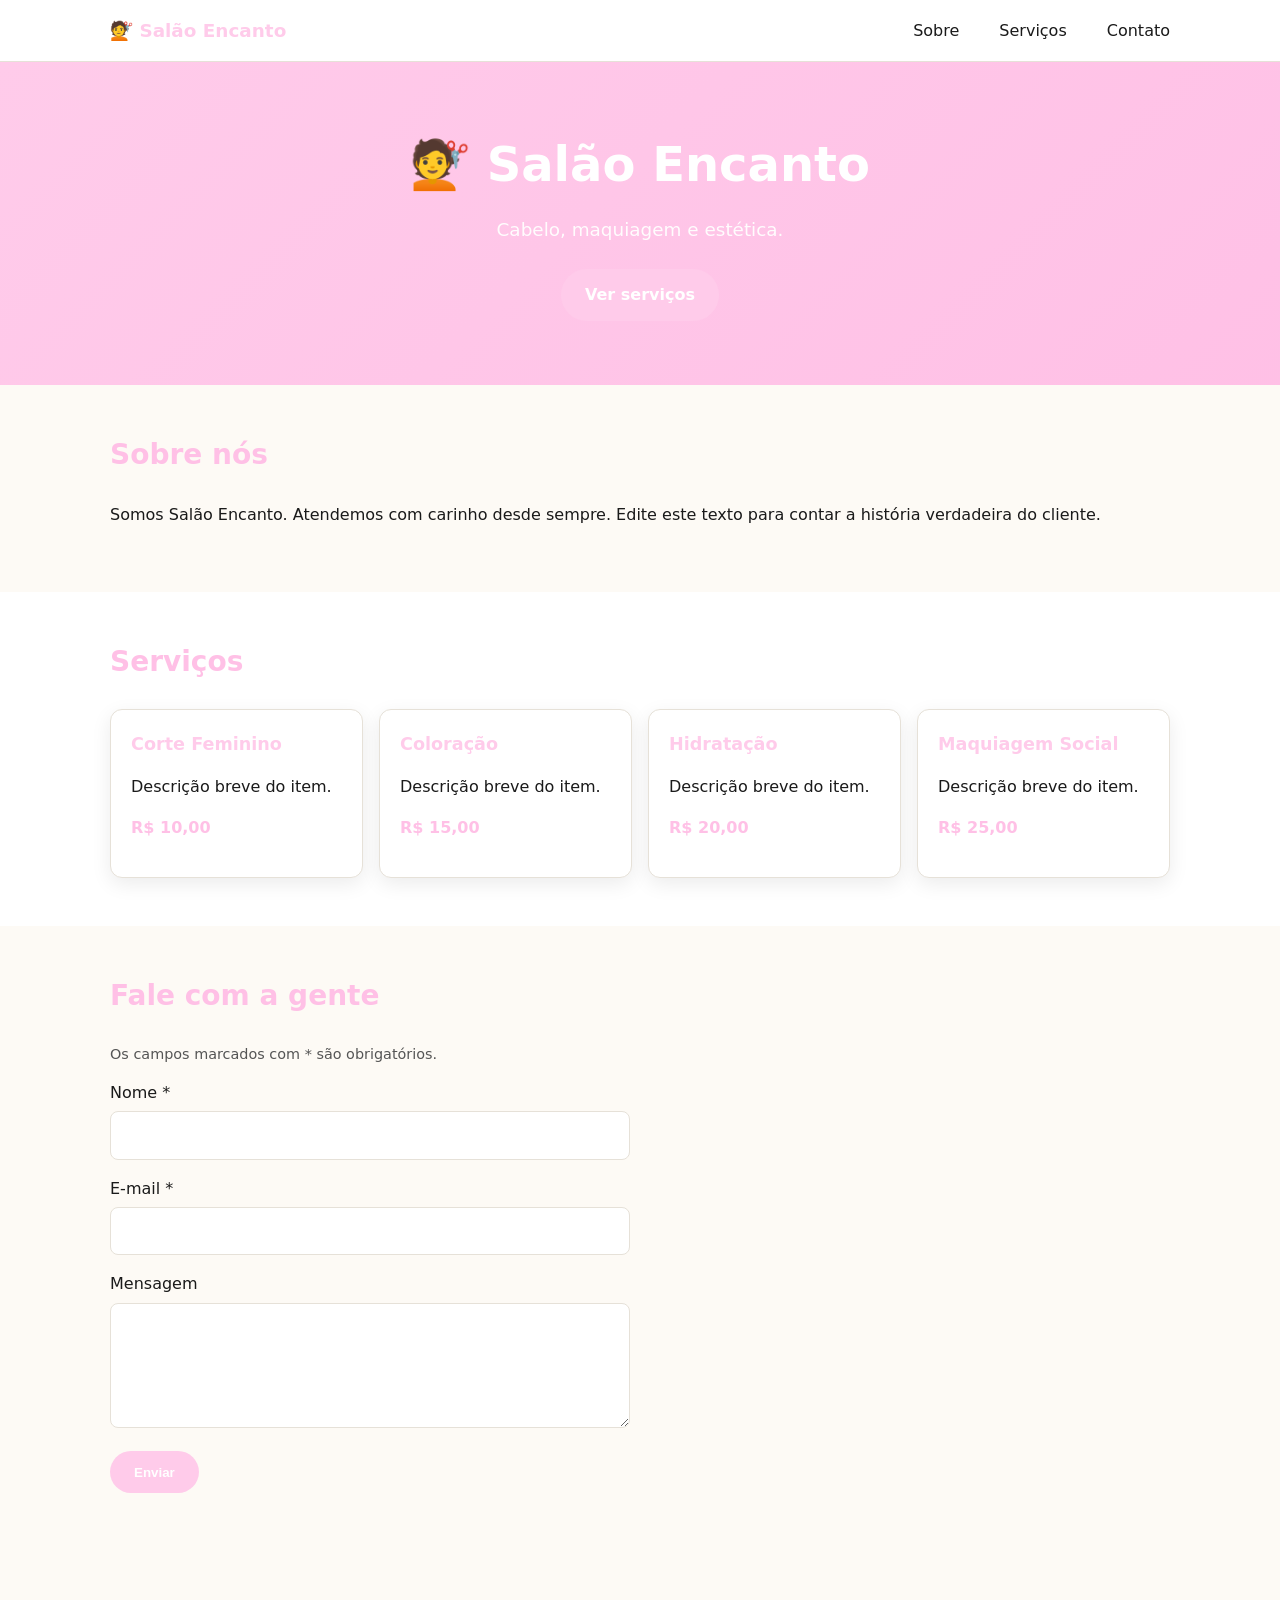
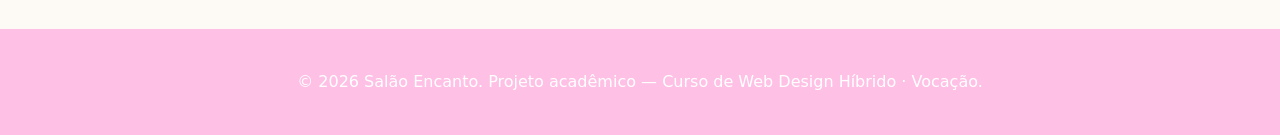
<file: Projeto_Flor-de-lótus/projeto-main/Projeto_Flor-de-lótus/salao/index.html>
<!DOCTYPE html>
<html lang="pt-BR">
<head>
  <meta charset="UTF-8">
  <meta name="viewport" content="width=device-width, initial-scale=1.0">
  <meta name="description" content="Cabelo, maquiagem e estética.">
  <title>💇 Salão Encanto</title>
  <link rel="stylesheet" href="css/style.css">
</head>
<body>
  <a class="skip-link" href="#conteudo">Pular para o conteúdo</a>

  <header class="site-header" role="banner">
    <div class="container header-inner">
      <a href="#" class="logo" aria-label="💇 Salão Encanto — página inicial">💇 Salão Encanto</a>
      <nav aria-label="Menu principal">
        <ul class="nav-list">
          <li><a href="#sobre">Sobre</a></li>
          <li><a href="#cardapio">Serviços</a></li>
          <li><a href="#contato">Contato</a></li>
        </ul>
      </nav>
    </div>
  </header>

  <main id="conteudo">
    <section class="hero" aria-labelledby="hero-title">
      <div class="container">
        <h1 id="hero-title">💇 Salão Encanto</h1>
        <p class="lead">Cabelo, maquiagem e estética.</p>
        <a class="btn" href="#cardapio">Ver serviços</a>
      </div>
    </section>

    <section id="sobre" class="section" aria-labelledby="sobre-title">
      <div class="container">
        <h2 id="sobre-title">Sobre nós</h2>
        <p>Somos Salão Encanto. Atendemos com carinho desde sempre. Edite este texto para contar a história verdadeira do cliente.</p>
      </div>
    </section>

    <section id="cardapio" class="section section--alt" aria-labelledby="cardapio-title">
      <div class="container">
        <h2 id="cardapio-title">Serviços</h2>
        <ul class="cards" id="lista-itens" aria-live="polite">
          <!-- Itens injetados via JS a partir de js/dados.js -->
        </ul>
      </div>
    </section>

    <section id="contato" class="section" aria-labelledby="contato-title">
      <div class="container">
        <h2 id="contato-title">Fale com a gente</h2>
        <form class="form" novalidate aria-describedby="form-help">
          <p id="form-help" class="muted">Os campos marcados com * são obrigatórios.</p>

          <div class="field">
            <label for="nome">Nome *</label>
            <input id="nome" name="nome" type="text" required autocomplete="name" aria-required="true">
          </div>

          <div class="field">
            <label for="email">E-mail *</label>
            <input id="email" name="email" type="email" required autocomplete="email" aria-required="true">
          </div>

          <div class="field">
            <label for="mensagem">Mensagem</label>
            <textarea id="mensagem" name="mensagem" rows="4"></textarea>
          </div>

          <button type="submit" class="btn">Enviar</button>
          <p id="form-status" role="status" class="form-status"></p>
        </form>
      </div>
    </section>
  </main>

  <footer class="site-footer" role="contentinfo">
    <div class="container">
      <p>© <span id="ano"></span> Salão Encanto. Projeto acadêmico — Curso de Web Design Híbrido · Vocação.</p>
    </div>
  </footer>

  <script src="js/dados.js"></script>
  <script src="js/app.js"></script>
</body>
</html>
</file>
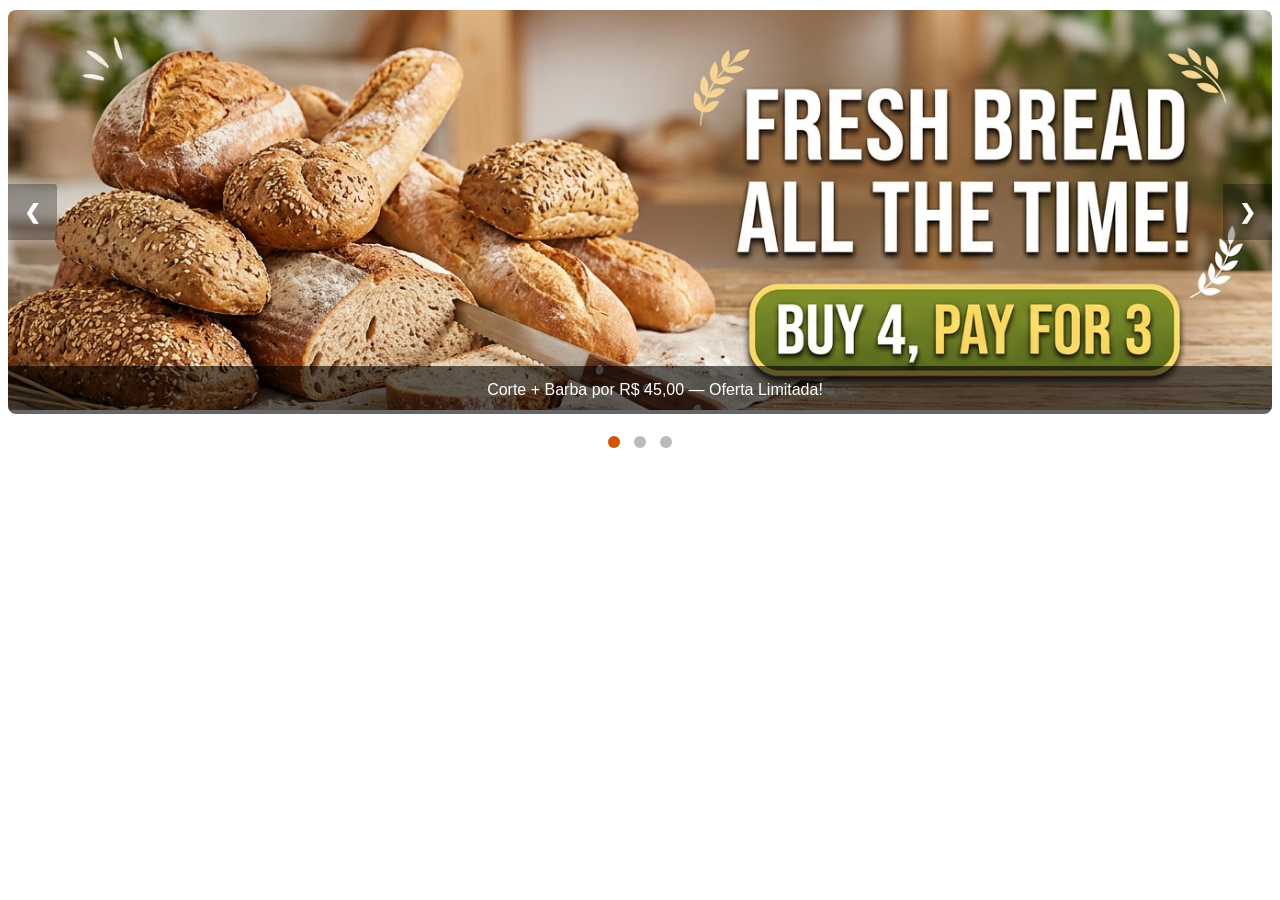
<file: Projeto_Flor-de-lótus/modelo-carosel-imagens-main/exemplo-banner.html>
<!DOCTYPE html>
<html lang="pt-BR">
<head>
    <meta charset="UTF-8">
    <meta name="viewport" content="width=device-width, initial-scale=1.0">
    <title>Banner Rotativo - Barbearia Zé do Camarão</title>
    <link rel="stylesheet" href="estilo.css">
</head>
<body>

<div class="carousel-container">

    <!-- Slide 1 -->
    <div class="slide fade">
        <img src="img/promocao-paes.jpeg" alt="Promoção 1">
        <div class="caption">Corte + Barba por R$ 45,00 — Oferta Limitada!</div>
    </div>

    <!-- Slide 2 -->
    <div class="slide fade">
        <img src="img/promocao-bolos.jpeg" alt="Promoção 2">
        <div class="caption">Hidratação Capilar + Corte por R$ 60,00</div>
    </div>

    <!-- Slide 3 -->
    <div class="slide fade">
        <img src="img/promocao-kit.jpeg" alt="Promoção 3">
        <div class="caption">Agende Online e ganhe 10% de desconto</div>
    </div>

    <!-- Botões de navegação -->
    <a class="prev" onclick="plusSlides(-1)">&#10094;</a>
    <a class="next" onclick="plusSlides(1)">&#10095;</a>

</div>

<!-- Pontos indicativos -->
<div class="dots-container">
    <span class="dot" onclick="currentSlide(1)"></span>
    <span class="dot" onclick="currentSlide(2)"></span>
    <span class="dot" onclick="currentSlide(3)"></span>
</div>

<!-- Script no final do body, depois do HTML carregar -->
<script src="carosel.js"></script>

</body>
</html>
</file>
<file: Projeto_Flor-de-lótus/projeto-main/Projeto_Flor-de-lótus/salao/css/style.css>
/* === Tokens === */
:root {
  --cor-primaria: #ffcbea;
  --cor-primaria-escura: color-mix(in oklab, hwb(324 69% 0%) 80%, rgb(255, 255, 255));
  --cor-fundo: #fdfaf5;
  --cor-superficie: #ffffff;
  --cor-texto: #1a1a1a;
  --cor-muted: #555;
  --cor-borda: #e6e1d8;
  --raio: 12px;
  --sombra: 0 6px 20px rgba(0,0,0,.08);
  --max: 1100px;
}

* { box-sizing: border-box; }
html { scroll-behavior: smooth; }
body {
  margin: 0;
  font-family: system-ui, -apple-system, "Segoe UI", Roboto, sans-serif;
  background: var(--cor-fundo);
  color: var(--cor-texto);
  line-height: 1.6;
}

.container { max-width: var(--max); margin: 0 auto; padding: 0 1.25rem; }

/* === Acessibilidade === */
.skip-link {
  position: absolute; left: -999px; top: 0;
  background: var(--cor-primaria); color: #fff;
  padding: .75rem 1rem; z-index: 100;
}
.skip-link:focus { left: 0; }

:focus-visible {
  outline: 3px solid var(--cor-primaria);
  outline-offset: 2px;
  border-radius: 4px;
}

/*=== Navegador ===*/
/* Estilos Básicos */
.navbar {
    display: flex;
    justify-content: space-between;
    align-items: center;
    background-color: #333;
    padding: 1rem 2rem;
    color: white;
}

.nav-list {
    display: flex;
    list-style: none;
}

.nav-list li {
    margin-left: 20px;
}

.nav-list a {
    color: white;
    text-decoration: none;
}

/* Esconder botão hambúrguer no Desktop */
.menu-toggle {
    display: none;
    flex-direction: column;
    cursor: pointer;
    background: transparent;
    border: none;
}

.bar {
    height: 3px;
    width: 25px;
    background-color: white;
    margin: 4px 0;
    transition: 0.4s;
}

/* Responsividade (Telas até 768px) */
@media (max-width: 768px) {
    .menu-toggle {
        display: flex;
    }

    .nav-list {
        display: none; /* Esconde o menu */
        flex-direction: column;
        width: 100%;
        position: absolute;
        top: 60px;
        left: 0;
        background-color: #333;
        text-align: center;
    }

    .nav-list.active {
        display: flex; /* Mostra o menu quando ativo */
    }

    .nav-list li {
        margin: 15px 0;
    }
}

/* === Header === */
.site-header {
  background: var(--cor-superficie);
  border-bottom: 1px solid var(--cor-borda);
  position: sticky; top: 0; z-index: 10;
}
.header-inner { display: flex; justify-content: space-between; align-items: center; padding: 1rem 1.25rem; }
.logo { font-weight: 700; font-size: 1.15rem; color: var(--cor-primaria); text-decoration: none; }
.nav-list { list-style: none; display: flex; gap: 1.25rem; margin: 0; padding: 0; }
.nav-list a { color: var(--cor-texto); text-decoration: none; font-weight: 500; }
.nav-list a:hover { color: var(--cor-primaria); }

/* === Hero === */
.hero {
  padding: 4rem 0;
  background: linear-gradient(135deg, var(--cor-primaria), var(--cor-primaria-escura));
  color: #fff;
  text-align: center;
}
.hero h1 { font-size: clamp(2rem, 5vw, 3rem); margin: 0 0 .75rem; }
.lead { font-size: 1.15rem; opacity: .95; margin: 0 auto 1.5rem; max-width: 36rem; }

/* === Seções === */
.section { padding: 3rem 0; }
.section--alt { background: var(--cor-superficie); }
.section h2 { font-size: 1.75rem; margin: 0 0 1.5rem; color: var(--cor-primaria-escura); }

/* === Cards === */
.cards {
  list-style: none; padding: 0; margin: 0;
  display: grid; grid-template-columns: repeat(auto-fit, minmax(220px, 1fr));
  gap: 1rem;
}
.card {
  background: var(--cor-superficie);
  border: 1px solid var(--cor-borda);
  border-radius: var(--raio);
  padding: 1.25rem;
  box-shadow: var(--sombra);
  transition: transform .2s;
}
.card:hover { transform: translateY(-3px); }
.card h3 { margin: 0 0 .5rem; color: var(--cor-primaria); font-size: 1.1rem; }
.card .preco { font-weight: 700; color: var(--cor-primaria-escura); }

/* === Form === */
.form { max-width: 520px; }
.field { margin-bottom: 1rem; }
.field label { display: block; margin-bottom: .35rem; font-weight: 500; }
.field input, .field textarea {
  width: 100%; padding: .65rem .85rem;
  border: 1px solid var(--cor-borda);
  border-radius: 8px; font: inherit;
  background: var(--cor-superficie);
}
.field input:focus, .field textarea:focus {
  border-color: var(--cor-primaria);
}
.btn {
  display: inline-block;
  background: var(--cor-primaria); color: #fff;
  padding: .85rem 1.5rem; border: 0; border-radius: 999px;
  font-weight: 600; cursor: pointer; text-decoration: none;
  transition: background .2s;
}
.btn:hover, .btn:focus { background: var(--cor-primaria-escura); }
.muted { color: var(--cor-muted); font-size: .9rem; }
.form-status { margin-top: 1rem; min-height: 1.5rem; font-weight: 500; }
.form-status.ok { color: #2e7d6b; }
.form-status.erro { color: #b83a2d; }

/* === Footer === */
.site-footer {
  background: var(--cor-primaria-escura); color: #fff;
  padding: 1.5rem 0; text-align: center; margin-top: 2rem;
}

/* === Responsivo === */
@media (max-width: 600px) {
  .header-inner { flex-direction: column; gap: .5rem; }
  .nav-list { flex-wrap: wrap; justify-content: center; }
}

/* === Movimento reduzido === */
@media (prefers-reduced-motion: reduce) {
  *, *::before, *::after { animation: none !important; transition: none !important; }
  html { scroll-behavior: auto; }
}
</file>
<file: Projeto_Flor-de-lótus/modelo-carosel-imagens-main/estilo.css>
.carousel-container {
    max-width: 100%;
    position: relative;
    margin: 10px auto;
    overflow: hidden;
    border-radius: 8px; /* Cantos arredondados para um ar moderno */
}

.slide {
    display: none; /* Esconde as imagens por padrão */
}

.slide img {
    width: 100%;
    height: 400px; /* Altura fixa para manter o padrão abaixo do menu */
    object-fit: cover; /* Garante que a foto não estique */
}

/* Legenda da Promoção */
.caption {
    background: rgba(0, 0, 0, 0.6);
    color: #fff;
    padding: 15px;
    position: absolute;
    bottom: 0;
    width: 100%;
    text-align: center;
    font-family: sans-serif;
}

/* Botões Anterior e Próximo */
.prev, .next {
    cursor: pointer;
    position: absolute;
    top: 50%;
    transform: translateY(-50%);
    padding: 16px;
    color: white;
    font-weight: bold;
    font-size: 20px;
    background: rgba(0,0,0,0.3);
    border-radius: 0 3px 3px 0;
    user-select: none;
}

.next { right: 0; border-radius: 3px 0 0 3px; }
.prev:hover, .next:hover { background-color: rgba(0,0,0,0.8); }

/* Pontinhos (dots) */
.dots-container { text-align: center; padding: 10px; }
.dot {
    cursor: pointer;
    height: 12px;
    width: 12px;
    margin: 0 5px;
    background-color: #bbb;
    border-radius: 50%;
    display: inline-block;
}
.active, .dot:hover { background-color: #d35400; } /* Cor de destaque (Laranja Padaria) */

/* Animação Fade */
.fade {
    animation: fadeAnim 1.5s;
}

@keyframes fadeAnim {
    from {opacity: .4} 
    to {opacity: 1}
}
</file>
